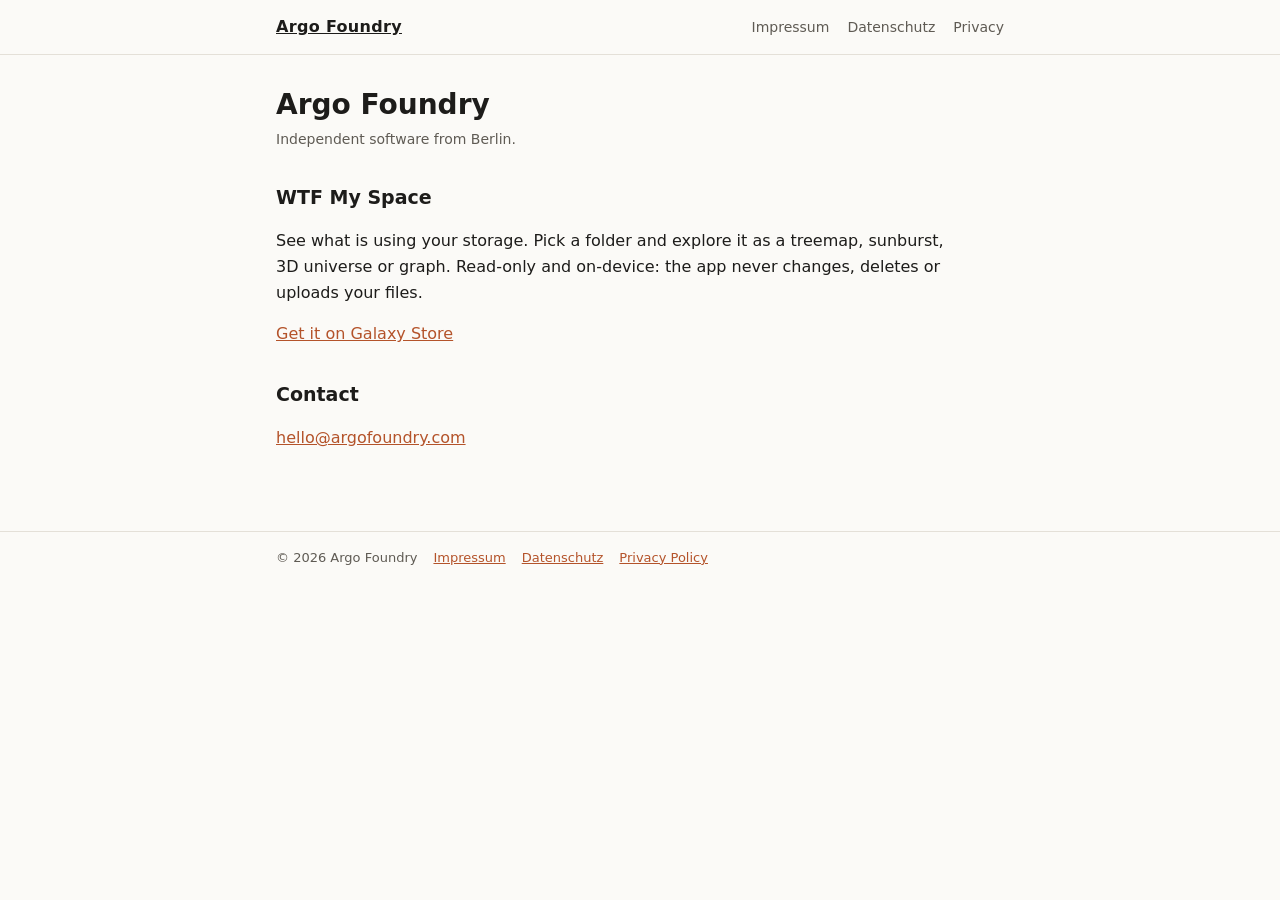
<file: index.html>
<!doctype html>
<html lang="en">
<head>
<meta charset="utf-8">
<meta name="viewport" content="width=device-width, initial-scale=1">
<title>Argo Foundry</title>
<meta name="description" content="Argo Foundry builds small, honest software. WTF My Space shows what is using your storage.">
<link rel="stylesheet" href="style.css">
</head>
<body>
<header class="site"><nav>
  <a class="brand" href="index.html">Argo Foundry</a>
  <a href="impressum.html">Impressum</a>
  <a href="datenschutz.html">Datenschutz</a>
  <a href="privacy.html">Privacy</a>
</nav></header>
<main>
<h1>Argo Foundry</h1>
<p class="meta">Independent software from Berlin.</p>

<h2>WTF My Space</h2>
<p>See what is using your storage. Pick a folder and explore it as a treemap, sunburst, 3D universe or graph. Read-only and on-device: the app never changes, deletes or uploads your files.</p>
<p><a href="https://galaxystore.samsung.com/detail/tools.wtfmyspace.app">Get it on Galaxy Store</a></p>

<h2>Contact</h2>
<p><a href="mailto:hello@argofoundry.com">hello@argofoundry.com</a></p>
</main>
<footer class="site"><div>
  <span>© 2026 Argo Foundry</span>
  <a href="impressum.html">Impressum</a>
  <a href="datenschutz.html">Datenschutz</a>
  <a href="privacy.html">Privacy Policy</a>
</div></footer>
</body>
</html>
</file>
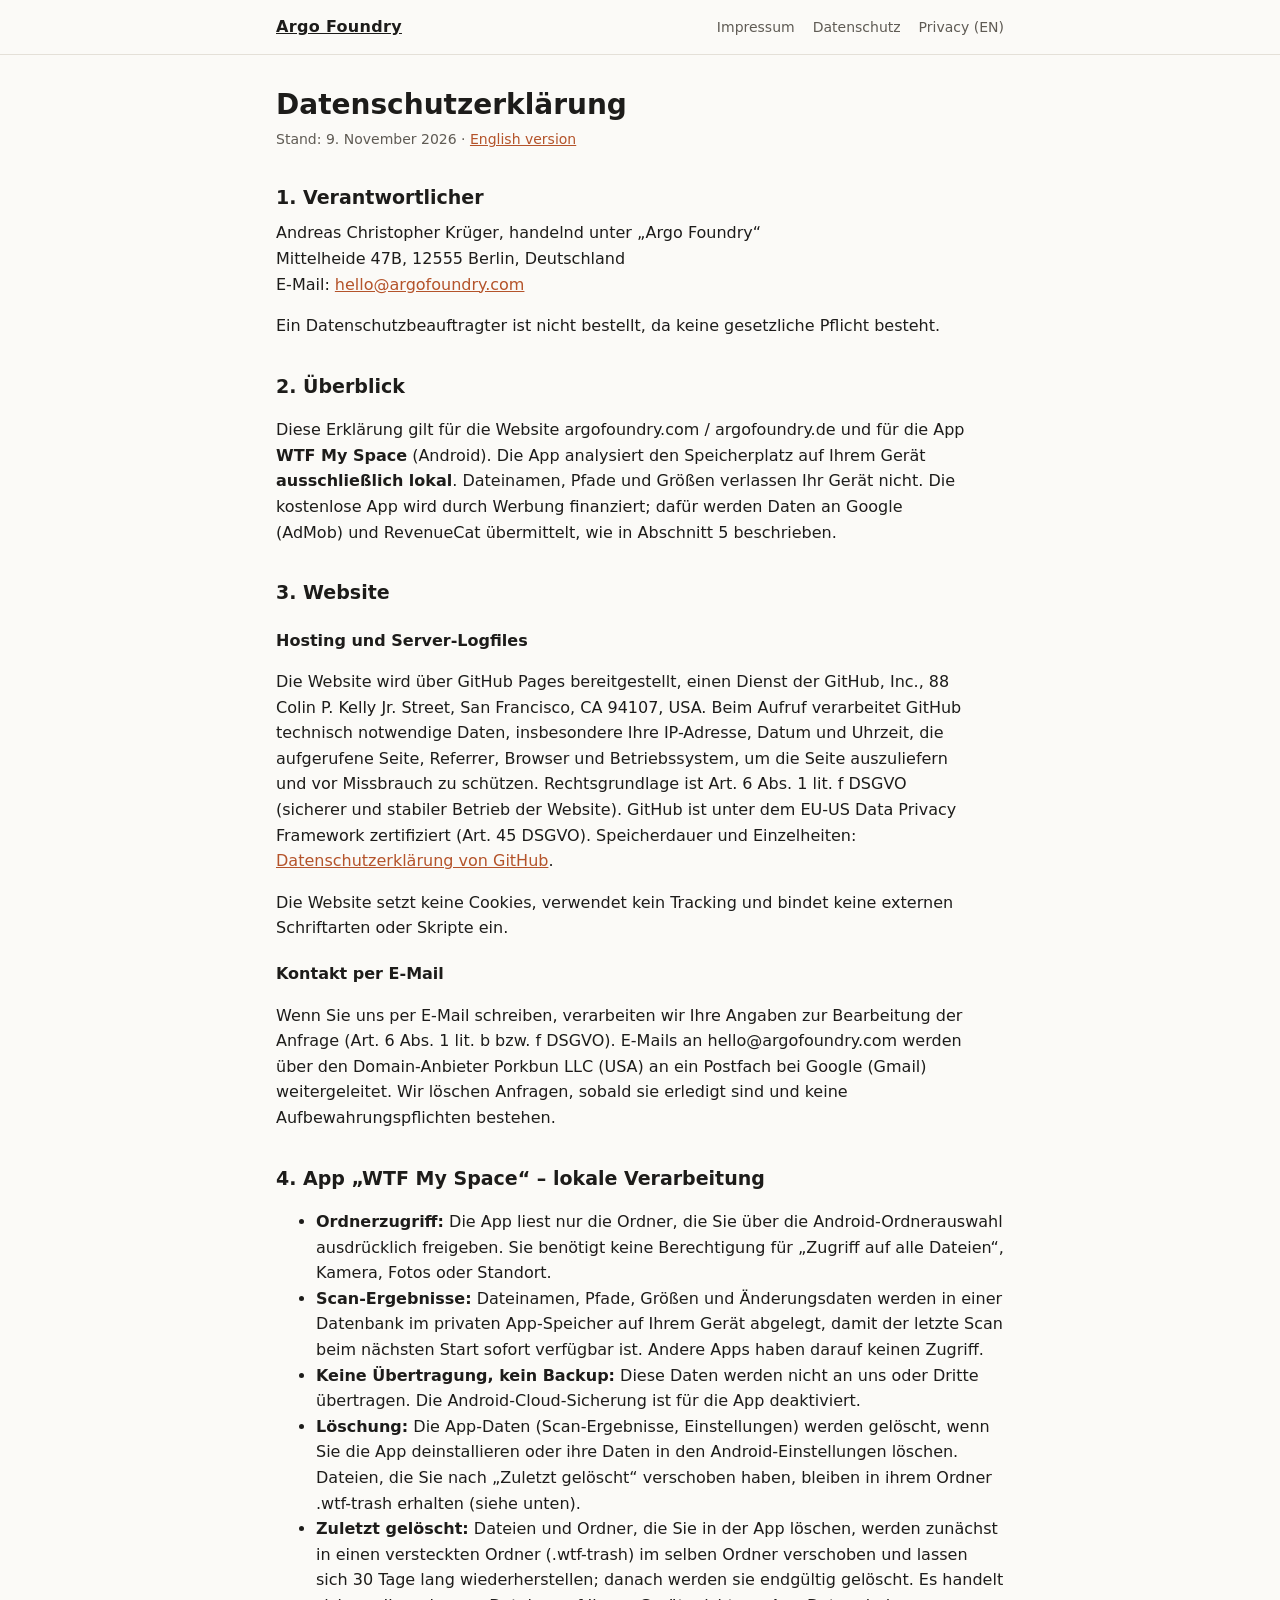
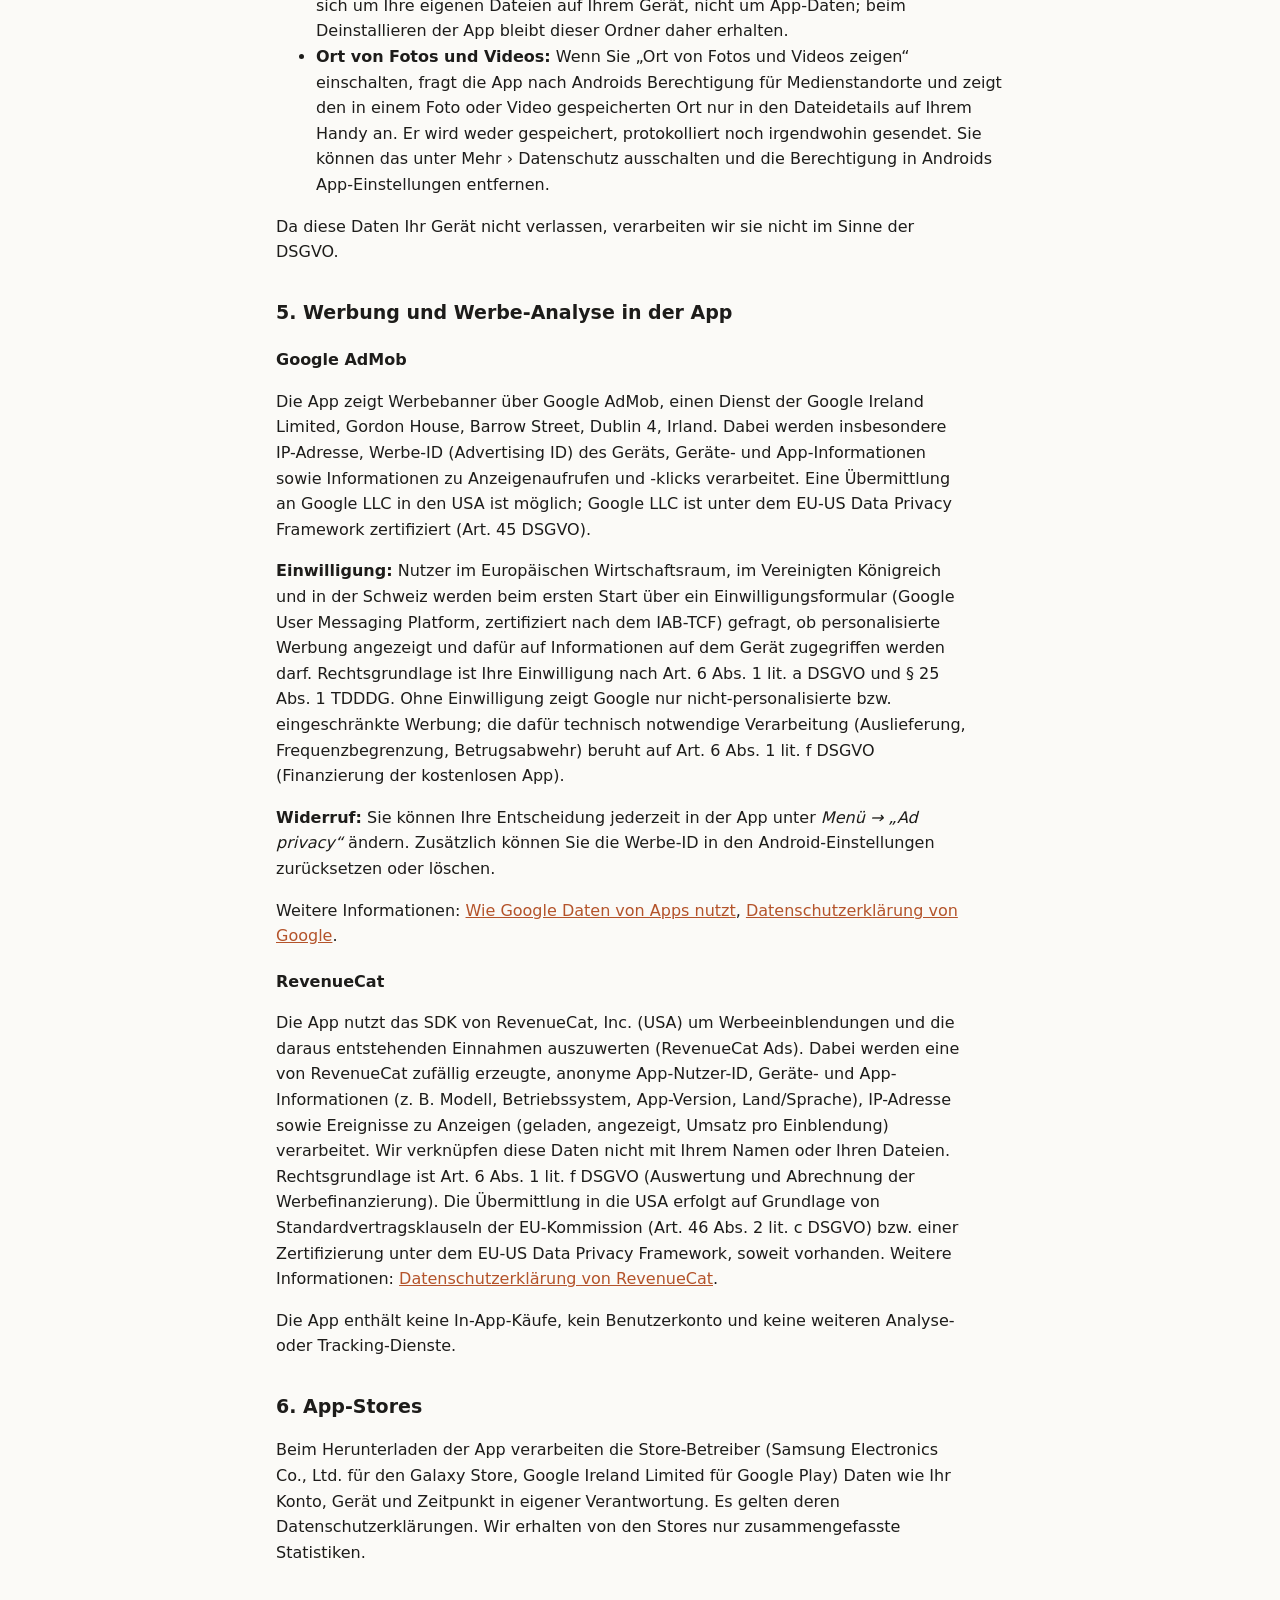
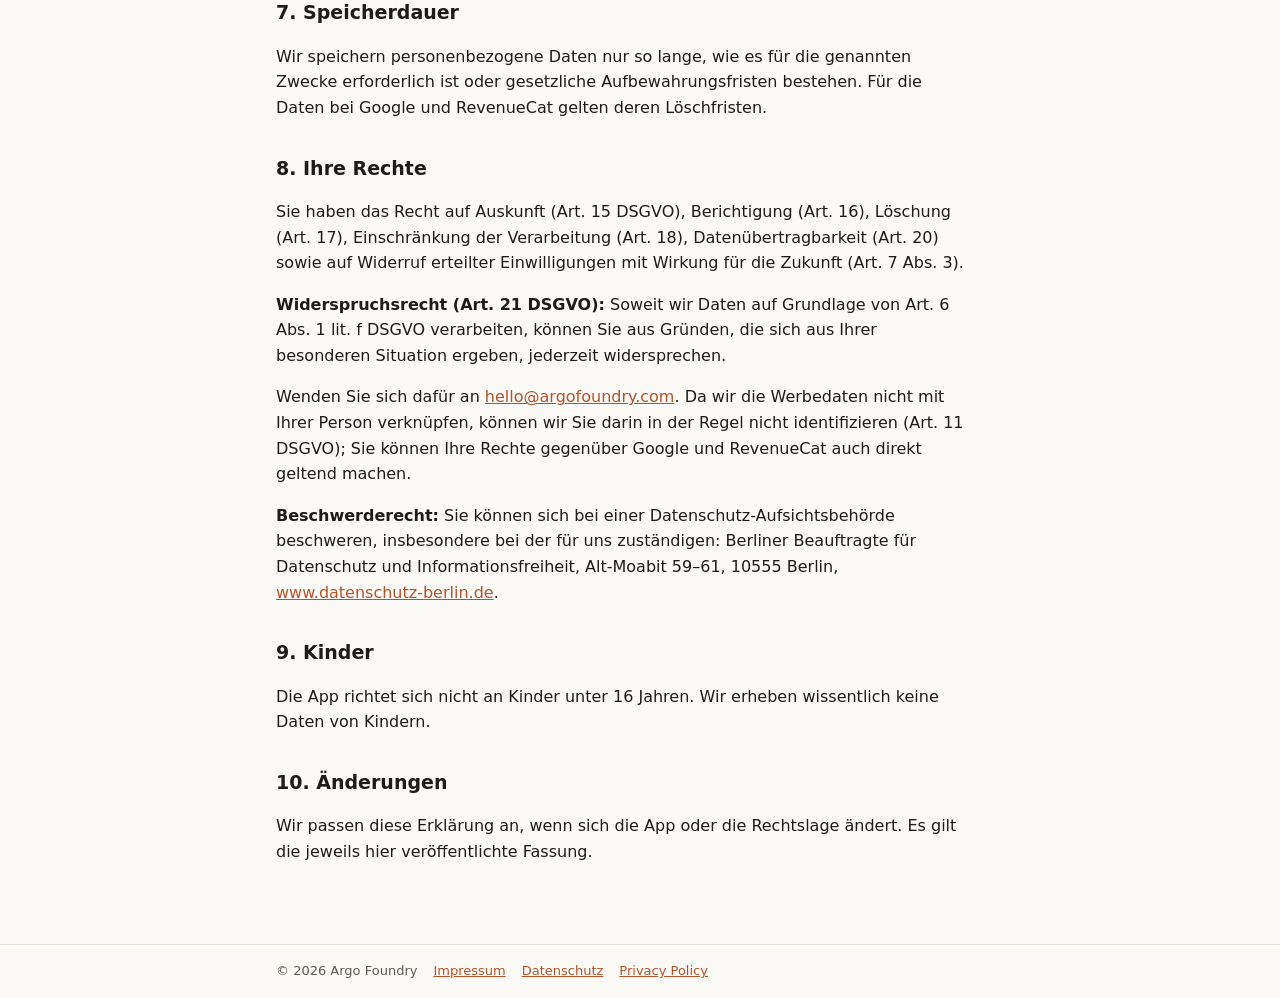
<file: datenschutz.html>
<!doctype html>
<html lang="de">
<head>
<meta charset="utf-8">
<meta name="viewport" content="width=device-width, initial-scale=1">
<title>Datenschutzerklärung – Argo Foundry</title>
<link rel="stylesheet" href="style.css">
</head>
<body>
<header class="site"><nav>
  <a class="brand" href="index.html">Argo Foundry</a>
  <a href="impressum.html">Impressum</a>
  <a href="datenschutz.html">Datenschutz</a>
  <a href="privacy.html">Privacy (EN)</a>
</nav></header>
<main>
<h1>Datenschutzerklärung</h1>
<p class="meta">Stand: 9. November 2026 · <a href="privacy.html">English version</a></p>

<h2>1. Verantwortlicher</h2>
<address>
Andreas Christopher Krüger, handelnd unter „Argo Foundry“<br>
Mittelheide 47B, 12555 Berlin, Deutschland<br>
E-Mail: <a href="mailto:hello@argofoundry.com">hello@argofoundry.com</a>
</address>
<p>Ein Datenschutzbeauftragter ist nicht bestellt, da keine gesetzliche Pflicht besteht.</p>

<h2>2. Überblick</h2>
<p>Diese Erklärung gilt für die Website argofoundry.com / argofoundry.de und für die App <strong>WTF My Space</strong> (Android). Die App analysiert den Speicherplatz auf Ihrem Gerät <strong>ausschließlich lokal</strong>. Dateinamen, Pfade und Größen verlassen Ihr Gerät nicht. Die kostenlose App wird durch Werbung finanziert; dafür werden Daten an Google (AdMob) und RevenueCat übermittelt, wie in Abschnitt 5 beschrieben.</p>

<h2>3. Website</h2>
<h3>Hosting und Server-Logfiles</h3>
<p>Die Website wird über GitHub Pages bereitgestellt, einen Dienst der GitHub, Inc., 88 Colin P. Kelly Jr. Street, San Francisco, CA 94107, USA. Beim Aufruf verarbeitet GitHub technisch notwendige Daten, insbesondere Ihre IP-Adresse, Datum und Uhrzeit, die aufgerufene Seite, Referrer, Browser und Betriebssystem, um die Seite auszuliefern und vor Missbrauch zu schützen. Rechtsgrundlage ist Art. 6 Abs. 1 lit. f DSGVO (sicherer und stabiler Betrieb der Website). GitHub ist unter dem EU-US Data Privacy Framework zertifiziert (Art. 45 DSGVO). Speicherdauer und Einzelheiten: <a href="https://docs.github.com/de/site-policy/privacy-policies/github-general-privacy-statement">Datenschutzerklärung von GitHub</a>.</p>
<p>Die Website setzt keine Cookies, verwendet kein Tracking und bindet keine externen Schriftarten oder Skripte ein.</p>
<h3>Kontakt per E-Mail</h3>
<p>Wenn Sie uns per E-Mail schreiben, verarbeiten wir Ihre Angaben zur Bearbeitung der Anfrage (Art. 6 Abs. 1 lit. b bzw. f DSGVO). E-Mails an hello@argofoundry.com werden über den Domain-Anbieter Porkbun LLC (USA) an ein Postfach bei Google (Gmail) weitergeleitet. Wir löschen Anfragen, sobald sie erledigt sind und keine Aufbewahrungspflichten bestehen.</p>

<h2>4. App „WTF My Space“ – lokale Verarbeitung</h2>
<ul>
  <li><strong>Ordnerzugriff:</strong> Die App liest nur die Ordner, die Sie über die Android-Ordnerauswahl ausdrücklich freigeben. Sie benötigt keine Berechtigung für „Zugriff auf alle Dateien“, Kamera, Fotos oder Standort.</li>
  <li><strong>Scan-Ergebnisse:</strong> Dateinamen, Pfade, Größen und Änderungsdaten werden in einer Datenbank im privaten App-Speicher auf Ihrem Gerät abgelegt, damit der letzte Scan beim nächsten Start sofort verfügbar ist. Andere Apps haben darauf keinen Zugriff.</li>
  <li><strong>Keine Übertragung, kein Backup:</strong> Diese Daten werden nicht an uns oder Dritte übertragen. Die Android-Cloud-Sicherung ist für die App deaktiviert.</li>
  <li><strong>Löschung:</strong> Die App-Daten (Scan-Ergebnisse, Einstellungen) werden gelöscht, wenn Sie die App deinstallieren oder ihre Daten in den Android-Einstellungen löschen. Dateien, die Sie nach „Zuletzt gelöscht“ verschoben haben, bleiben in ihrem Ordner .wtf-trash erhalten (siehe unten).</li>
  <li><strong>Zuletzt gelöscht:</strong> Dateien und Ordner, die Sie in der App löschen, werden zunächst in einen versteckten Ordner (.wtf-trash) im selben Ordner verschoben und lassen sich 30 Tage lang wiederherstellen; danach werden sie endgültig gelöscht. Es handelt sich um Ihre eigenen Dateien auf Ihrem Gerät, nicht um App-Daten; beim Deinstallieren der App bleibt dieser Ordner daher erhalten.</li>
  <li><strong>Ort von Fotos und Videos:</strong> Wenn Sie „Ort von Fotos und Videos zeigen“ einschalten, fragt die App nach Androids Berechtigung für Medienstandorte und zeigt den in einem Foto oder Video gespeicherten Ort nur in den Dateidetails auf Ihrem Handy an. Er wird weder gespeichert, protokolliert noch irgendwohin gesendet. Sie können das unter Mehr › Datenschutz ausschalten und die Berechtigung in Androids App-Einstellungen entfernen.</li>
</ul>
<p>Da diese Daten Ihr Gerät nicht verlassen, verarbeiten wir sie nicht im Sinne der DSGVO.</p>

<h2>5. Werbung und Werbe-Analyse in der App</h2>
<h3>Google AdMob</h3>
<p>Die App zeigt Werbebanner über Google AdMob, einen Dienst der Google Ireland Limited, Gordon House, Barrow Street, Dublin 4, Irland. Dabei werden insbesondere IP-Adresse, Werbe-ID (Advertising ID) des Geräts, Geräte- und App-Informationen sowie Informationen zu Anzeigenaufrufen und -klicks verarbeitet. Eine Übermittlung an Google LLC in den USA ist möglich; Google LLC ist unter dem EU-US Data Privacy Framework zertifiziert (Art. 45 DSGVO).</p>
<p><strong>Einwilligung:</strong> Nutzer im Europäischen Wirtschaftsraum, im Vereinigten Königreich und in der Schweiz werden beim ersten Start über ein Einwilligungsformular (Google User Messaging Platform, zertifiziert nach dem IAB-TCF) gefragt, ob personalisierte Werbung angezeigt und dafür auf Informationen auf dem Gerät zugegriffen werden darf. Rechtsgrundlage ist Ihre Einwilligung nach Art. 6 Abs. 1 lit. a DSGVO und § 25 Abs. 1 TDDDG. Ohne Einwilligung zeigt Google nur nicht-personalisierte bzw. eingeschränkte Werbung; die dafür technisch notwendige Verarbeitung (Auslieferung, Frequenzbegrenzung, Betrugsabwehr) beruht auf Art. 6 Abs. 1 lit. f DSGVO (Finanzierung der kostenlosen App).</p>
<p><strong>Widerruf:</strong> Sie können Ihre Entscheidung jederzeit in der App unter <em>Menü → „Ad privacy“</em> ändern. Zusätzlich können Sie die Werbe-ID in den Android-Einstellungen zurücksetzen oder löschen.</p>
<p>Weitere Informationen: <a href="https://policies.google.com/technologies/partner-sites">Wie Google Daten von Apps nutzt</a>, <a href="https://policies.google.com/privacy">Datenschutzerklärung von Google</a>.</p>

<h3>RevenueCat</h3>
<p>Die App nutzt das SDK von RevenueCat, Inc. (USA) um Werbeeinblendungen und die daraus entstehenden Einnahmen auszuwerten (RevenueCat Ads). Dabei werden eine von RevenueCat zufällig erzeugte, anonyme App-Nutzer-ID, Geräte- und App-Informationen (z. B. Modell, Betriebssystem, App-Version, Land/Sprache), IP-Adresse sowie Ereignisse zu Anzeigen (geladen, angezeigt, Umsatz pro Einblendung) verarbeitet. Wir verknüpfen diese Daten nicht mit Ihrem Namen oder Ihren Dateien. Rechtsgrundlage ist Art. 6 Abs. 1 lit. f DSGVO (Auswertung und Abrechnung der Werbefinanzierung). Die Übermittlung in die USA erfolgt auf Grundlage von Standardvertragsklauseln der EU-Kommission (Art. 46 Abs. 2 lit. c DSGVO) bzw. einer Zertifizierung unter dem EU-US Data Privacy Framework, soweit vorhanden. Weitere Informationen: <a href="https://www.revenuecat.com/privacy">Datenschutzerklärung von RevenueCat</a>.</p>
<p>Die App enthält keine In-App-Käufe, kein Benutzerkonto und keine weiteren Analyse- oder Tracking-Dienste.</p>

<h2>6. App-Stores</h2>
<p>Beim Herunterladen der App verarbeiten die Store-Betreiber (Samsung Electronics Co., Ltd. für den Galaxy Store, Google Ireland Limited für Google Play) Daten wie Ihr Konto, Gerät und Zeitpunkt in eigener Verantwortung. Es gelten deren Datenschutzerklärungen. Wir erhalten von den Stores nur zusammengefasste Statistiken.</p>

<h2>7. Speicherdauer</h2>
<p>Wir speichern personenbezogene Daten nur so lange, wie es für die genannten Zwecke erforderlich ist oder gesetzliche Aufbewahrungsfristen bestehen. Für die Daten bei Google und RevenueCat gelten deren Löschfristen.</p>

<h2>8. Ihre Rechte</h2>
<p>Sie haben das Recht auf Auskunft (Art. 15 DSGVO), Berichtigung (Art. 16), Löschung (Art. 17), Einschränkung der Verarbeitung (Art. 18), Datenübertragbarkeit (Art. 20) sowie auf Widerruf erteilter Einwilligungen mit Wirkung für die Zukunft (Art. 7 Abs. 3).</p>
<p><strong>Widerspruchsrecht (Art. 21 DSGVO):</strong> Soweit wir Daten auf Grundlage von Art. 6 Abs. 1 lit. f DSGVO verarbeiten, können Sie aus Gründen, die sich aus Ihrer besonderen Situation ergeben, jederzeit widersprechen.</p>
<p>Wenden Sie sich dafür an <a href="mailto:hello@argofoundry.com">hello@argofoundry.com</a>. Da wir die Werbedaten nicht mit Ihrer Person verknüpfen, können wir Sie darin in der Regel nicht identifizieren (Art. 11 DSGVO); Sie können Ihre Rechte gegenüber Google und RevenueCat auch direkt geltend machen.</p>
<p><strong>Beschwerderecht:</strong> Sie können sich bei einer Datenschutz-Aufsichtsbehörde beschweren, insbesondere bei der für uns zuständigen: Berliner Beauftragte für Datenschutz und Informationsfreiheit, Alt-Moabit 59–61, 10555 Berlin, <a href="https://www.datenschutz-berlin.de">www.datenschutz-berlin.de</a>.</p>

<h2>9. Kinder</h2>
<p>Die App richtet sich nicht an Kinder unter 16 Jahren. Wir erheben wissentlich keine Daten von Kindern.</p>

<h2>10. Änderungen</h2>
<p>Wir passen diese Erklärung an, wenn sich die App oder die Rechtslage ändert. Es gilt die jeweils hier veröffentlichte Fassung.</p>
</main>
<footer class="site"><div>
  <span>© 2026 Argo Foundry</span>
  <a href="impressum.html">Impressum</a>
  <a href="datenschutz.html">Datenschutz</a>
  <a href="privacy.html">Privacy Policy</a>
</div></footer>
</body>
</html>
</file>
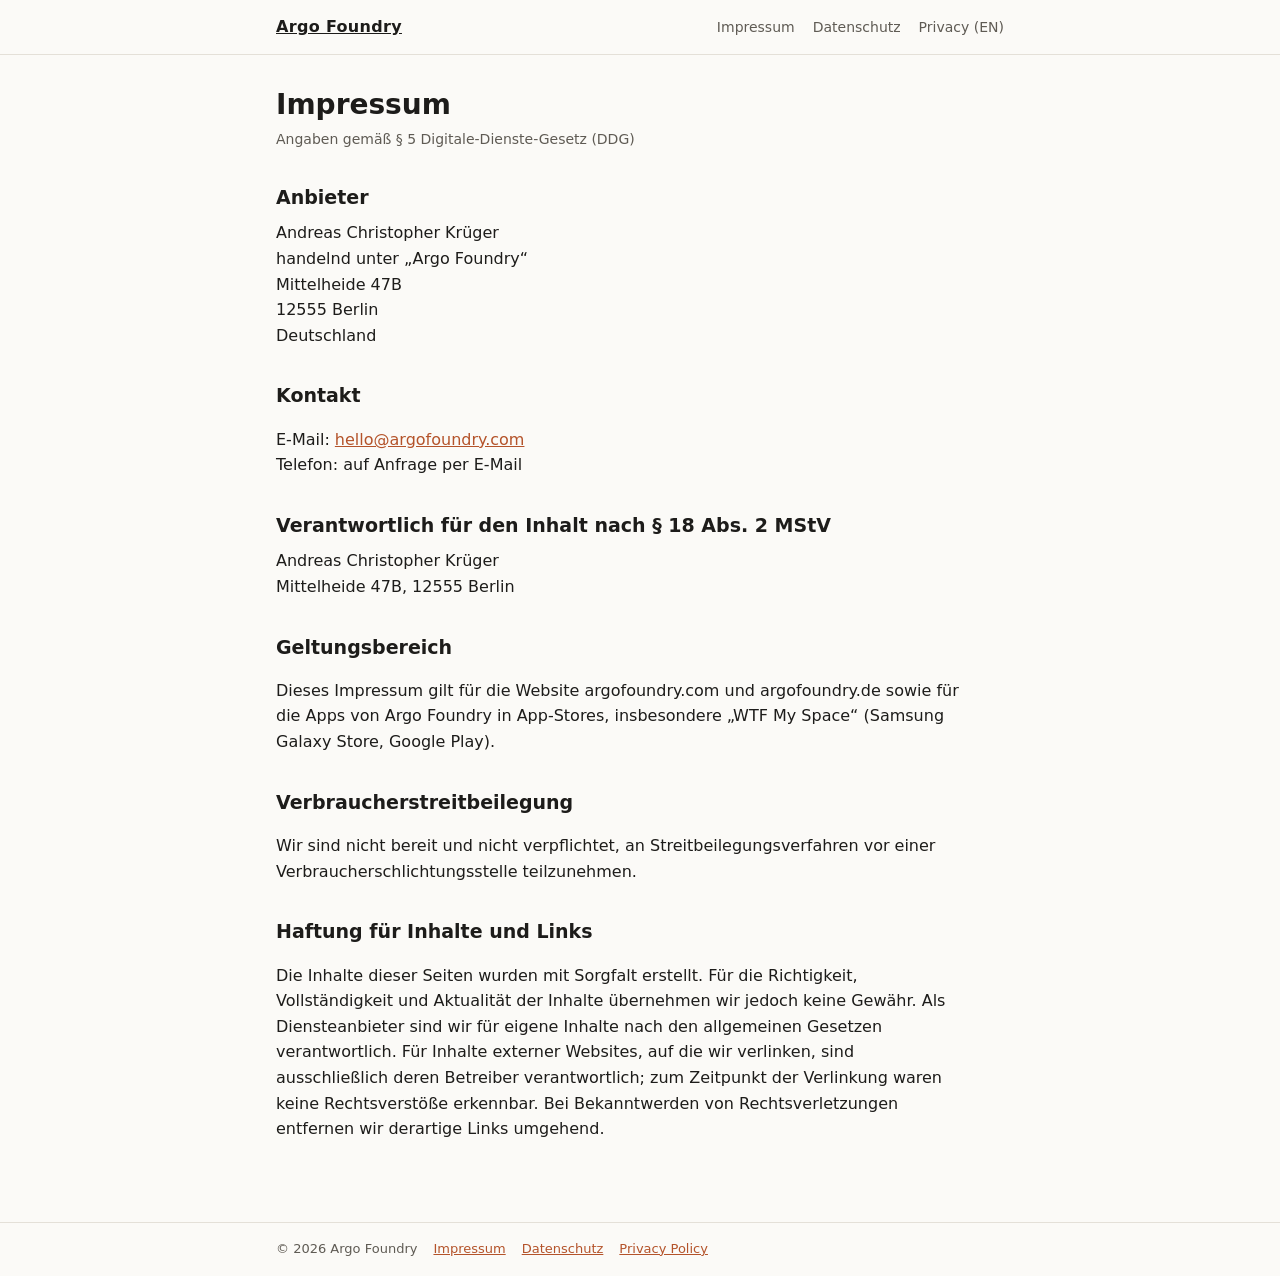
<file: impressum.html>
<!doctype html>
<html lang="de">
<head>
<meta charset="utf-8">
<meta name="viewport" content="width=device-width, initial-scale=1">
<title>Impressum – Argo Foundry</title>
<link rel="stylesheet" href="style.css">
</head>
<body>
<header class="site"><nav>
  <a class="brand" href="index.html">Argo Foundry</a>
  <a href="impressum.html">Impressum</a>
  <a href="datenschutz.html">Datenschutz</a>
  <a href="privacy.html">Privacy (EN)</a>
</nav></header>
<main>
<h1>Impressum</h1>
<p class="meta">Angaben gemäß § 5 Digitale-Dienste-Gesetz (DDG)</p>

<h2>Anbieter</h2>
<address>
Andreas Christopher Krüger<br>
handelnd unter „Argo Foundry“<br>
Mittelheide 47B<br>
12555 Berlin<br>
Deutschland
</address>

<h2>Kontakt</h2>
<p>
E-Mail: <a href="mailto:hello@argofoundry.com">hello@argofoundry.com</a><br>
Telefon: <!-- TODO: Telefonnummer eintragen oder diese Zeile löschen (siehe Hinweis im Begleittext) -->auf Anfrage per E-Mail
</p>

<!-- TODO nur falls vorhanden:
<h2>Umsatzsteuer</h2>
<p>Umsatzsteuer-Identifikationsnummer gemäß § 27a Umsatzsteuergesetz: DE…</p>
-->

<h2>Verantwortlich für den Inhalt nach § 18 Abs. 2 MStV</h2>
<address>
Andreas Christopher Krüger<br>
Mittelheide 47B, 12555 Berlin
</address>

<h2>Geltungsbereich</h2>
<p>Dieses Impressum gilt für die Website argofoundry.com und argofoundry.de sowie für die Apps von Argo Foundry in App-Stores, insbesondere „WTF My Space“ (Samsung Galaxy Store, Google Play).</p>

<h2>Verbraucherstreitbeilegung</h2>
<p>Wir sind nicht bereit und nicht verpflichtet, an Streitbeilegungsverfahren vor einer Verbraucherschlichtungsstelle teilzunehmen.</p>

<h2>Haftung für Inhalte und Links</h2>
<p>Die Inhalte dieser Seiten wurden mit Sorgfalt erstellt. Für die Richtigkeit, Vollständigkeit und Aktualität der Inhalte übernehmen wir jedoch keine Gewähr. Als Diensteanbieter sind wir für eigene Inhalte nach den allgemeinen Gesetzen verantwortlich. Für Inhalte externer Websites, auf die wir verlinken, sind ausschließlich deren Betreiber verantwortlich; zum Zeitpunkt der Verlinkung waren keine Rechtsverstöße erkennbar. Bei Bekanntwerden von Rechtsverletzungen entfernen wir derartige Links umgehend.</p>
</main>
<footer class="site"><div>
  <span>© 2026 Argo Foundry</span>
  <a href="impressum.html">Impressum</a>
  <a href="datenschutz.html">Datenschutz</a>
  <a href="privacy.html">Privacy Policy</a>
</div></footer>
</body>
</html>
</file>
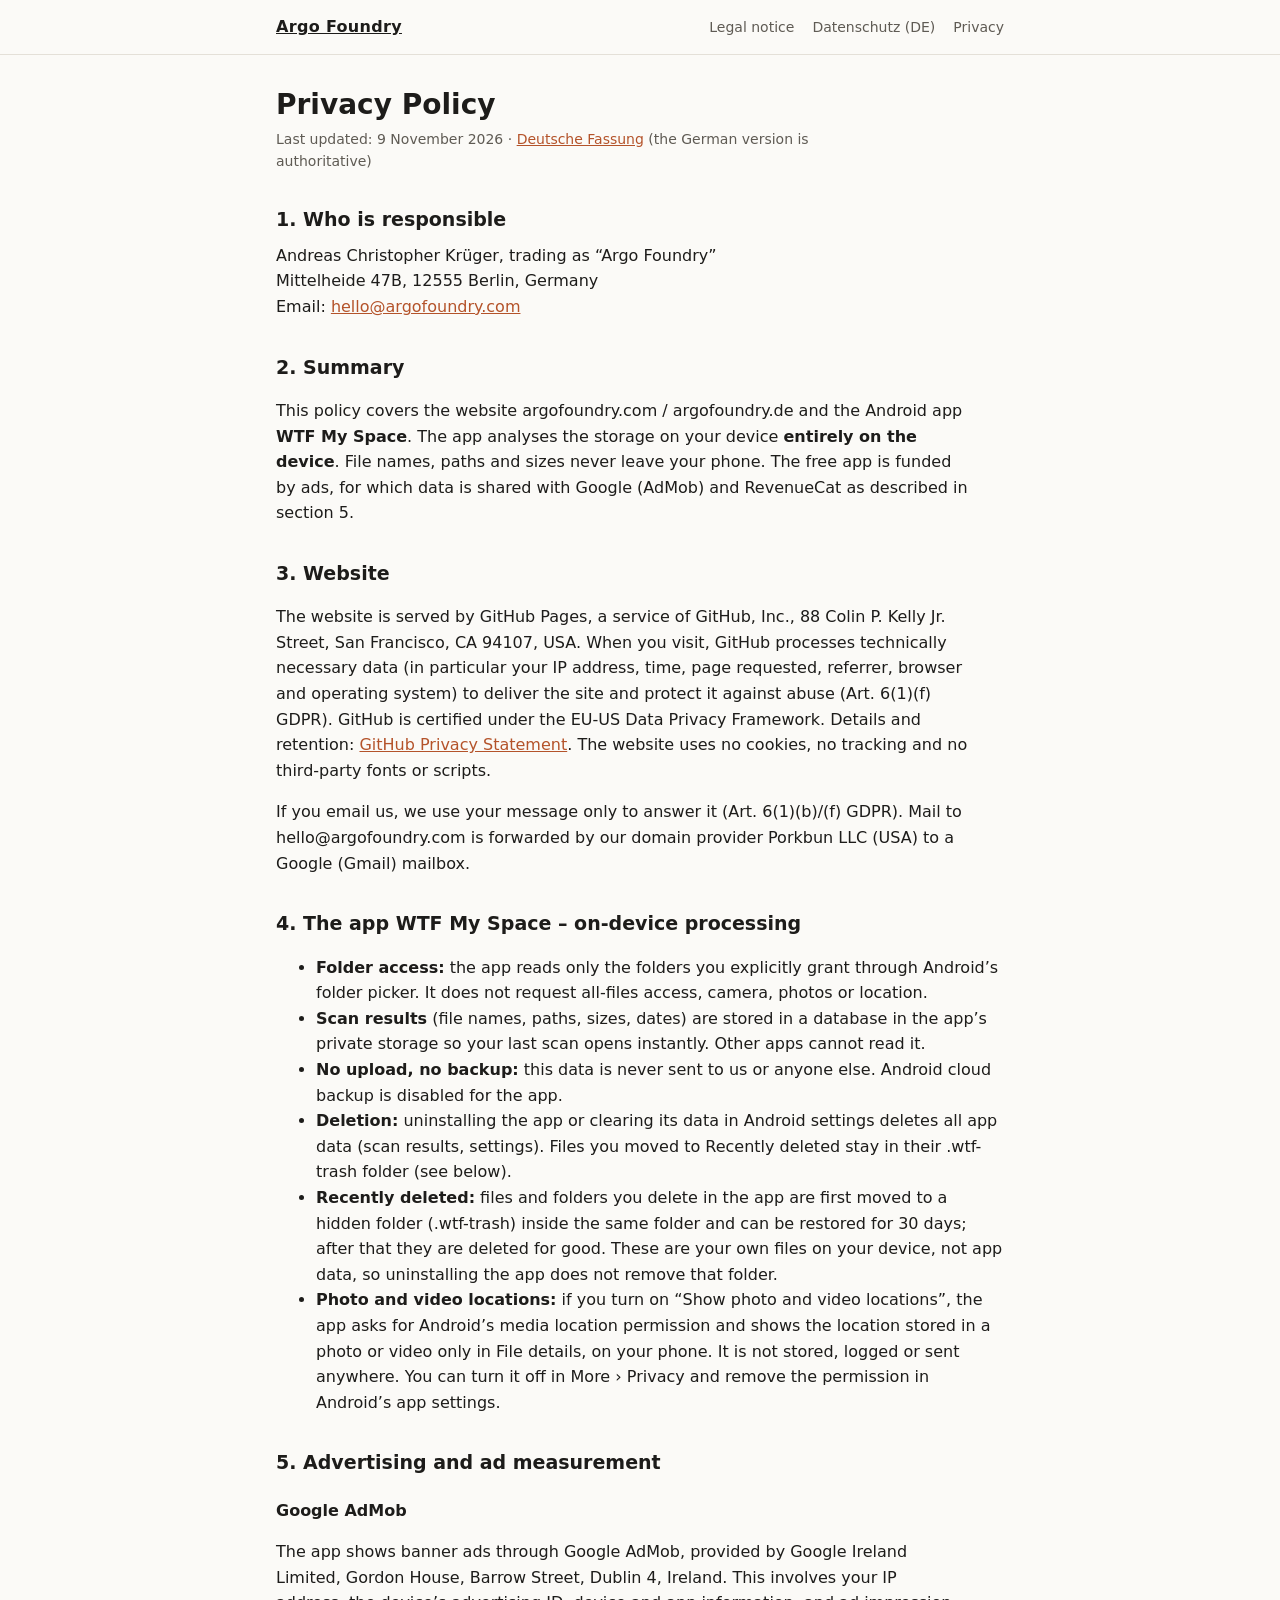
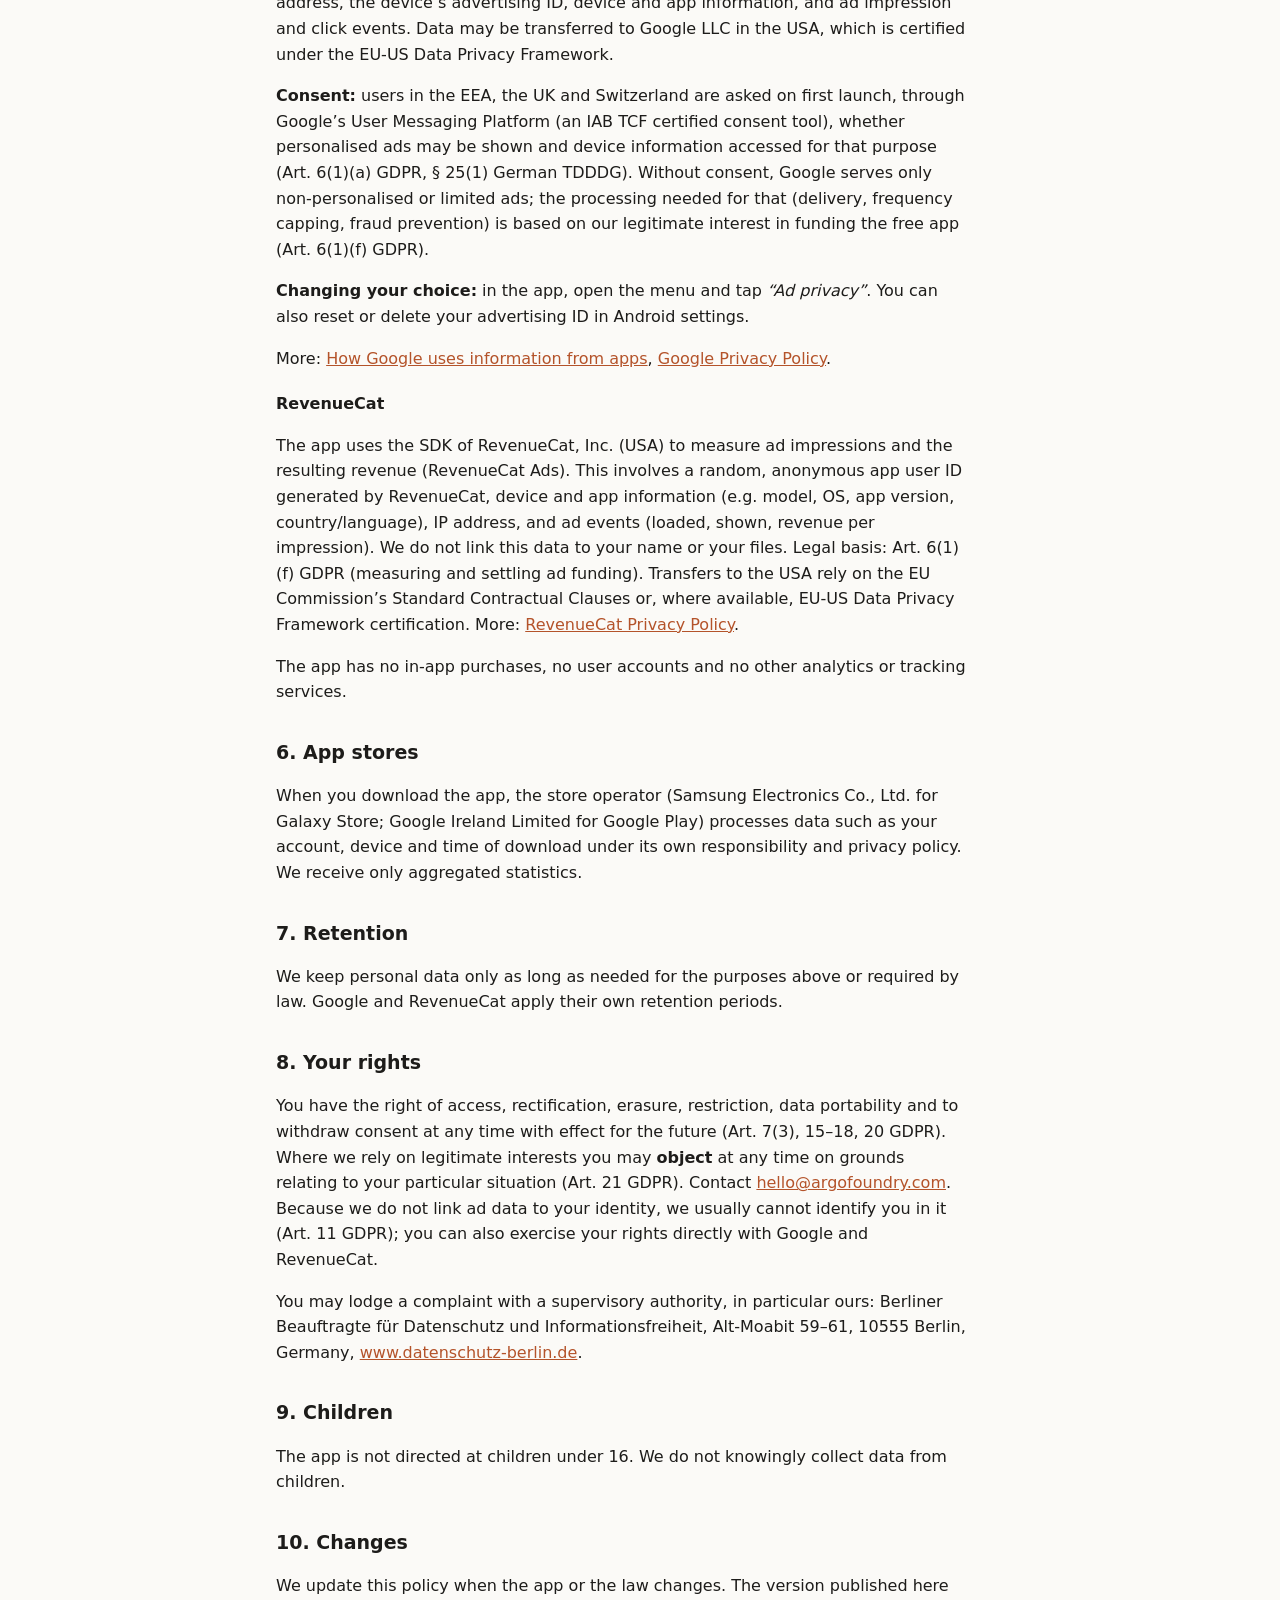
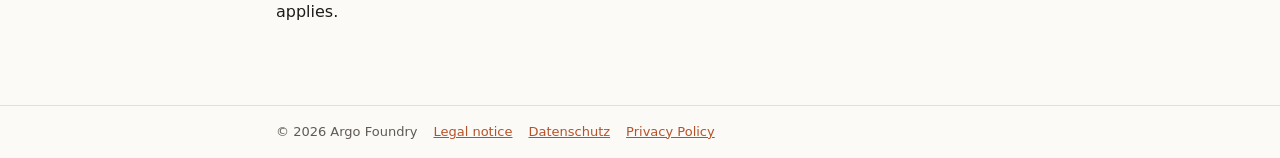
<file: privacy.html>
<!doctype html>
<html lang="en">
<head>
<meta charset="utf-8">
<meta name="viewport" content="width=device-width, initial-scale=1">
<title>Privacy Policy – Argo Foundry</title>
<link rel="stylesheet" href="style.css">
</head>
<body>
<header class="site"><nav>
  <a class="brand" href="index.html">Argo Foundry</a>
  <a href="impressum.html">Legal notice</a>
  <a href="datenschutz.html">Datenschutz (DE)</a>
  <a href="privacy.html">Privacy</a>
</nav></header>
<main>
<h1>Privacy Policy</h1>
<p class="meta">Last updated: 9 November 2026 · <a href="datenschutz.html">Deutsche Fassung</a> (the German version is authoritative)</p>

<h2>1. Who is responsible</h2>
<address>
Andreas Christopher Krüger, trading as “Argo Foundry”<br>
Mittelheide 47B, 12555 Berlin, Germany<br>
Email: <a href="mailto:hello@argofoundry.com">hello@argofoundry.com</a>
</address>

<h2>2. Summary</h2>
<p>This policy covers the website argofoundry.com / argofoundry.de and the Android app <strong>WTF My Space</strong>. The app analyses the storage on your device <strong>entirely on the device</strong>. File names, paths and sizes never leave your phone. The free app is funded by ads, for which data is shared with Google (AdMob) and RevenueCat as described in section 5.</p>

<h2>3. Website</h2>
<p>The website is served by GitHub Pages, a service of GitHub, Inc., 88 Colin P. Kelly Jr. Street, San Francisco, CA 94107, USA. When you visit, GitHub processes technically necessary data (in particular your IP address, time, page requested, referrer, browser and operating system) to deliver the site and protect it against abuse (Art. 6(1)(f) GDPR). GitHub is certified under the EU-US Data Privacy Framework. Details and retention: <a href="https://docs.github.com/en/site-policy/privacy-policies/github-general-privacy-statement">GitHub Privacy Statement</a>. The website uses no cookies, no tracking and no third-party fonts or scripts.</p>
<p>If you email us, we use your message only to answer it (Art. 6(1)(b)/(f) GDPR). Mail to hello@argofoundry.com is forwarded by our domain provider Porkbun LLC (USA) to a Google (Gmail) mailbox.</p>

<h2>4. The app WTF My Space – on-device processing</h2>
<ul>
  <li><strong>Folder access:</strong> the app reads only the folders you explicitly grant through Android’s folder picker. It does not request all-files access, camera, photos or location.</li>
  <li><strong>Scan results</strong> (file names, paths, sizes, dates) are stored in a database in the app’s private storage so your last scan opens instantly. Other apps cannot read it.</li>
  <li><strong>No upload, no backup:</strong> this data is never sent to us or anyone else. Android cloud backup is disabled for the app.</li>
  <li><strong>Deletion:</strong> uninstalling the app or clearing its data in Android settings deletes all app data (scan results, settings). Files you moved to Recently deleted stay in their .wtf-trash folder (see below).</li>
  <li><strong>Recently deleted:</strong> files and folders you delete in the app are first moved to a hidden folder (.wtf-trash) inside the same folder and can be restored for 30 days; after that they are deleted for good. These are your own files on your device, not app data, so uninstalling the app does not remove that folder.</li>
  <li><strong>Photo and video locations:</strong> if you turn on “Show photo and video locations”, the app asks for Android’s media location permission and shows the location stored in a photo or video only in File details, on your phone. It is not stored, logged or sent anywhere. You can turn it off in More › Privacy and remove the permission in Android’s app settings.</li>
</ul>

<h2>5. Advertising and ad measurement</h2>
<h3>Google AdMob</h3>
<p>The app shows banner ads through Google AdMob, provided by Google Ireland Limited, Gordon House, Barrow Street, Dublin 4, Ireland. This involves your IP address, the device’s advertising ID, device and app information, and ad impression and click events. Data may be transferred to Google LLC in the USA, which is certified under the EU-US Data Privacy Framework.</p>
<p><strong>Consent:</strong> users in the EEA, the UK and Switzerland are asked on first launch, through Google’s User Messaging Platform (an IAB TCF certified consent tool), whether personalised ads may be shown and device information accessed for that purpose (Art. 6(1)(a) GDPR, § 25(1) German TDDDG). Without consent, Google serves only non-personalised or limited ads; the processing needed for that (delivery, frequency capping, fraud prevention) is based on our legitimate interest in funding the free app (Art. 6(1)(f) GDPR).</p>
<p><strong>Changing your choice:</strong> in the app, open the menu and tap <em>“Ad privacy”</em>. You can also reset or delete your advertising ID in Android settings.</p>
<p>More: <a href="https://policies.google.com/technologies/partner-sites">How Google uses information from apps</a>, <a href="https://policies.google.com/privacy">Google Privacy Policy</a>.</p>

<h3>RevenueCat</h3>
<p>The app uses the SDK of RevenueCat, Inc. (USA) to measure ad impressions and the resulting revenue (RevenueCat Ads). This involves a random, anonymous app user ID generated by RevenueCat, device and app information (e.g. model, OS, app version, country/language), IP address, and ad events (loaded, shown, revenue per impression). We do not link this data to your name or your files. Legal basis: Art. 6(1)(f) GDPR (measuring and settling ad funding). Transfers to the USA rely on the EU Commission’s Standard Contractual Clauses or, where available, EU-US Data Privacy Framework certification. More: <a href="https://www.revenuecat.com/privacy">RevenueCat Privacy Policy</a>.</p>
<p>The app has no in-app purchases, no user accounts and no other analytics or tracking services.</p>

<h2>6. App stores</h2>
<p>When you download the app, the store operator (Samsung Electronics Co., Ltd. for Galaxy Store; Google Ireland Limited for Google Play) processes data such as your account, device and time of download under its own responsibility and privacy policy. We receive only aggregated statistics.</p>

<h2>7. Retention</h2>
<p>We keep personal data only as long as needed for the purposes above or required by law. Google and RevenueCat apply their own retention periods.</p>

<h2>8. Your rights</h2>
<p>You have the right of access, rectification, erasure, restriction, data portability and to withdraw consent at any time with effect for the future (Art. 7(3), 15–18, 20 GDPR). Where we rely on legitimate interests you may <strong>object</strong> at any time on grounds relating to your particular situation (Art. 21 GDPR). Contact <a href="mailto:hello@argofoundry.com">hello@argofoundry.com</a>. Because we do not link ad data to your identity, we usually cannot identify you in it (Art. 11 GDPR); you can also exercise your rights directly with Google and RevenueCat.</p>
<p>You may lodge a complaint with a supervisory authority, in particular ours: Berliner Beauftragte für Datenschutz und Informationsfreiheit, Alt-Moabit 59–61, 10555 Berlin, Germany, <a href="https://www.datenschutz-berlin.de">www.datenschutz-berlin.de</a>.</p>

<h2>9. Children</h2>
<p>The app is not directed at children under 16. We do not knowingly collect data from children.</p>

<h2>10. Changes</h2>
<p>We update this policy when the app or the law changes. The version published here applies.</p>
</main>
<footer class="site"><div>
  <span>© 2026 Argo Foundry</span>
  <a href="impressum.html">Legal notice</a>
  <a href="datenschutz.html">Datenschutz</a>
  <a href="privacy.html">Privacy Policy</a>
</div></footer>
</body>
</html>
</file>
<file: style.css>
:root {
  --bg: #fbfaf7;
  --fg: #1d1c1a;
  --muted: #5f5b54;
  --line: #e4e0d8;
  --accent: #b4532a;
  color-scheme: light dark;
}
@media (prefers-color-scheme: dark) {
  :root {
    --bg: #151412;
    --fg: #ece9e3;
    --muted: #a39e95;
    --line: #2d2b27;
    --accent: #e8875c;
  }
}
* { box-sizing: border-box; }
html { -webkit-text-size-adjust: 100%; }
body {
  margin: 0;
  background: var(--bg);
  color: var(--fg);
  font: 16px/1.6 system-ui, -apple-system, "Segoe UI", Roboto, sans-serif;
}
main { max-width: 760px; margin: 0 auto; padding: 32px 16px 64px; }
header.site { border-bottom: 1px solid var(--line); }
header.site nav {
  max-width: 760px; margin: 0 auto; padding: 14px 16px;
  display: flex; gap: 18px; flex-wrap: wrap; align-items: baseline;
}
header.site .brand { font-weight: 700; letter-spacing: .02em; margin-right: auto; color: var(--fg); }
a { color: var(--accent); }
header.site a:not(.brand) { color: var(--muted); text-decoration: none; font-size: 14px; }
header.site a:hover { text-decoration: underline; }
h1 { font-size: 28px; line-height: 1.25; margin: 0 0 6px; }
h2 { font-size: 19px; margin: 32px 0 8px; }
h3 { font-size: 16px; margin: 20px 0 6px; }
p, li { max-width: 68ch; }
.meta { color: var(--muted); font-size: 14px; margin: 0 0 24px; }
address { font-style: normal; }
table { border-collapse: collapse; width: 100%; font-size: 14px; margin: 8px 0 16px; }
th, td { text-align: left; vertical-align: top; padding: 8px 10px; border-bottom: 1px solid var(--line); }
th { color: var(--muted); font-weight: 600; }
.table-wrap { overflow-x: auto; }
footer.site { border-top: 1px solid var(--line); color: var(--muted); font-size: 13px; }
footer.site div { max-width: 760px; margin: 0 auto; padding: 16px; display: flex; gap: 16px; flex-wrap: wrap; }
</file>
